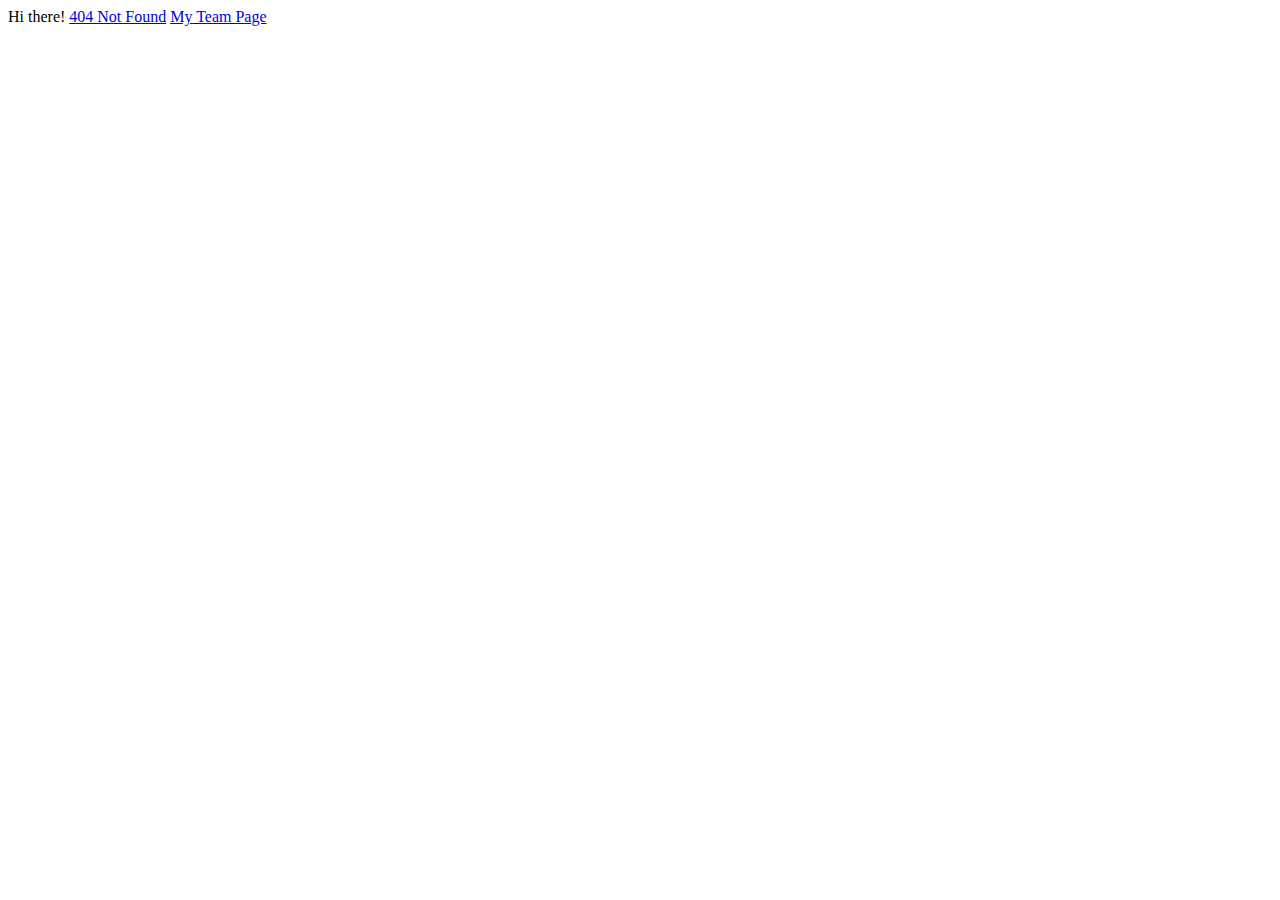
<file: index.html>
<!DOCTYPE html>
<html lang="en">
  <head>
    <meta charset="UTF-8" />
    <meta name="viewport" content="width=device-width, initial-scale=1.0" />
    <title>Devchallenges Challenges</title>
  </head>
  <body>
    Hi there!
    <a href="./404-not-found/index.html">404 Not Found</a>
    <a href="./my-team-page/index.html">My Team Page</a>
  </body>
</html>
</file>
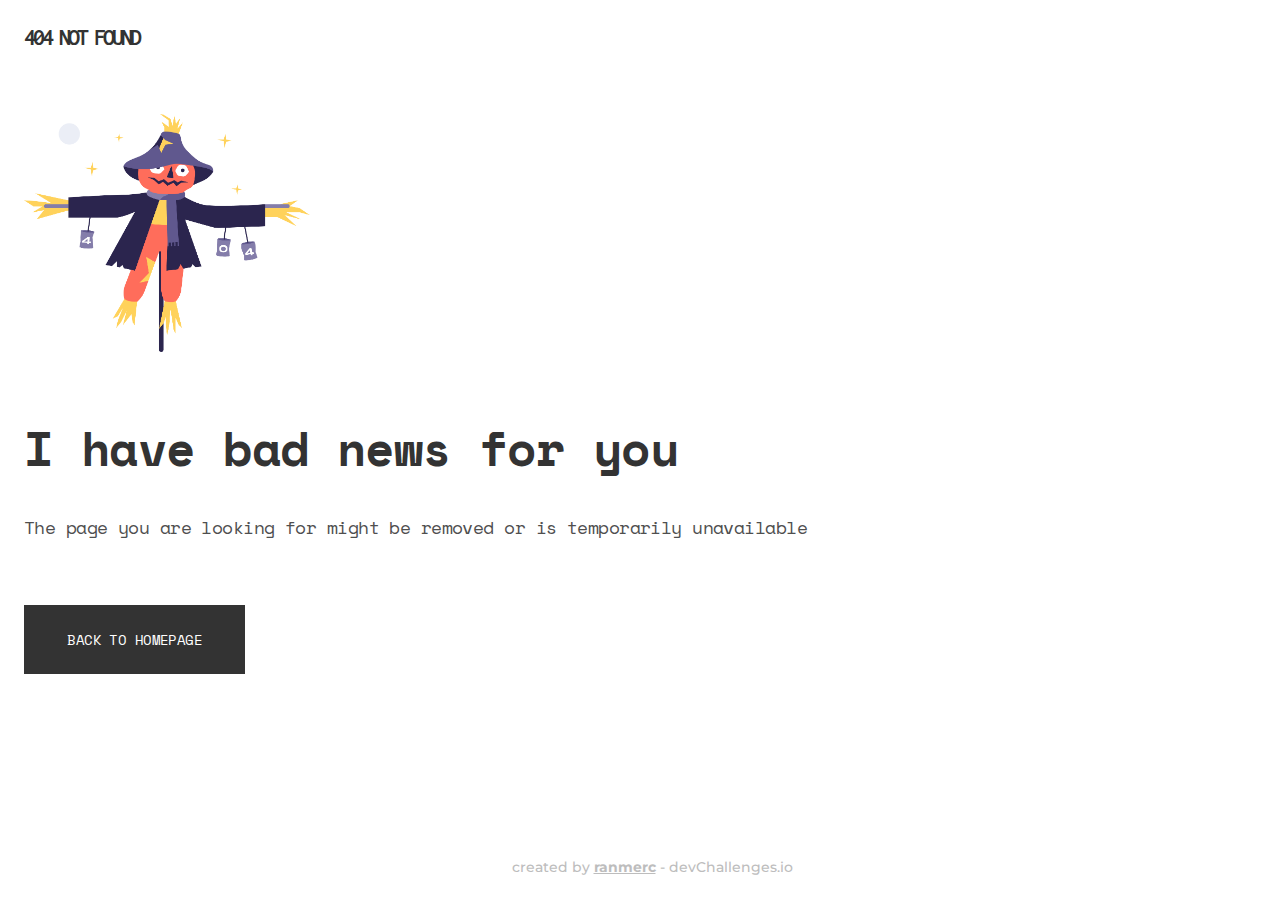
<file: 404-not-found/index.html>
<!DOCTYPE html>
<html lang="en">
  <head>
    <meta charset="utf-8" />
    <meta name="viewport" content="width=device-width, initial-scale=1" />

    <link rel="stylesheet" href="style.css" />
    <link rel="icon" href="devchallenges.png" />

    <title>404 Not Found Challenge</title>
  </head>
  <body>
    <header>
      <h3>404 NOT FOUND</h3>
    </header>
    <main>
      <div>
        <img src="./Scarecrow.png" alt="Cartoon Scarecrow" />
      </div>
      <section>
        <h1>I have bad news for you</h1>
        <p>
          The page you are looking for might be removed or is temporarily
          unavailable
        </p>
        <a href="#">BACK TO HOMEPAGE</a>
      </section>
    </main>
    <footer>
      <p>
        created by
        <a href="https://devchallenges.io/portfolio/ranmerc">ranmerc</a> -
        devChallenges.io
      </p>
    </footer>
  </body>
</html>
</file>
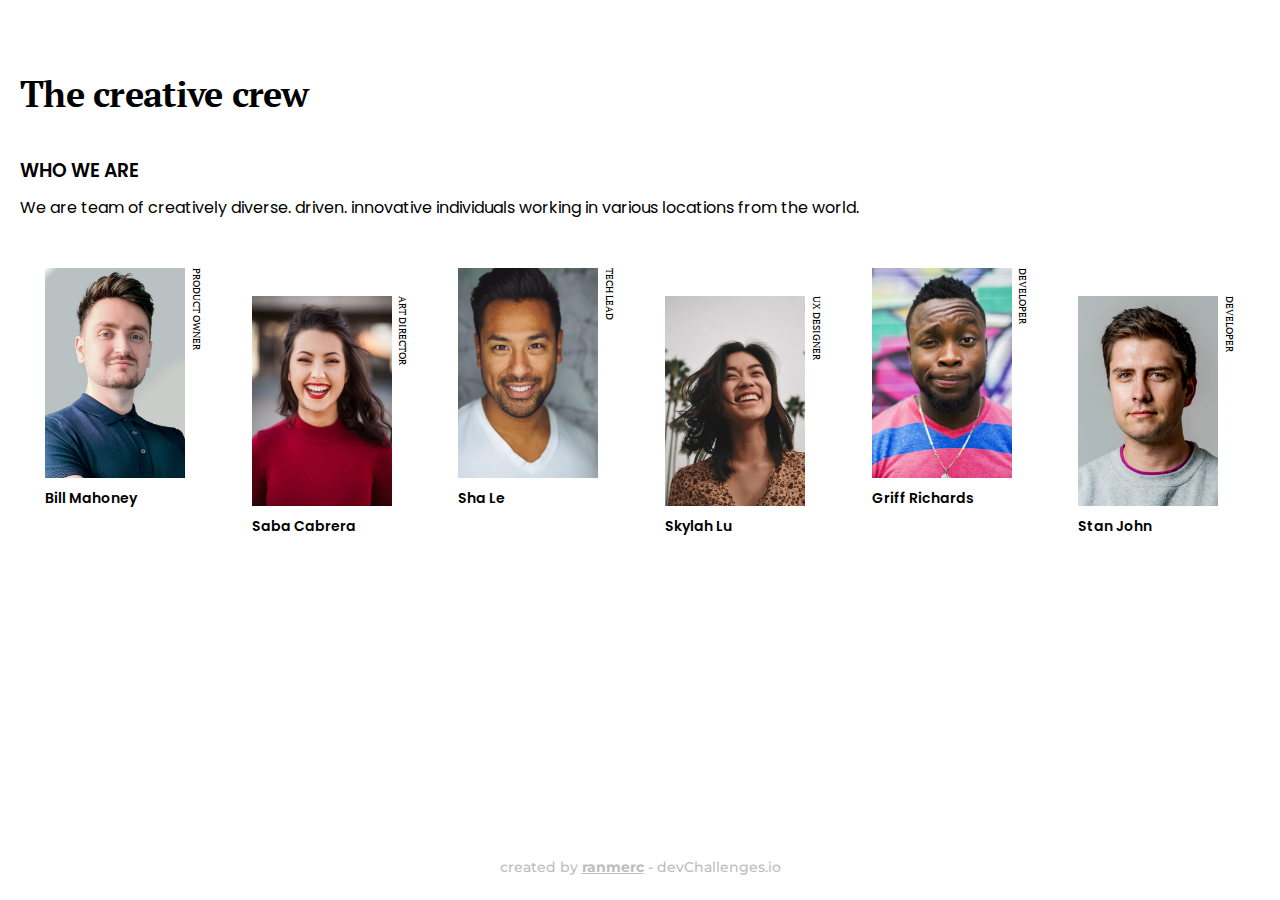
<file: my-team-page/index.html>
<!DOCTYPE html>
<html lang="en">
  <head>
    <meta charset="utf-8" />
    <meta name="viewport" content="width=device-width, initial-scale=1" />

    <link rel="stylesheet" href="style.css" />
    <link rel="icon" href="devchallenges.png" />

    <title>My Team Page Challenge</title>
  </head>
  <body>
    <main>
      <div>
        <h1>The creative crew</h1>
        <div>
          <h3>WHO WE ARE</h3>
          <p>
            We are team of creatively diverse. driven. innovative individuals
            working in various locations from the world.
          </p>
        </div>
      </div>
      <figure>
        <figcaption class="visually-hidden">List of Team Members</figcaption>
        <ul>
          <li>
            <figure>
              <img src="./photo1.png" alt="Bill Mahoney - Product Owner" />
              <figcaption>
                <div>Bill Mahoney</div>
                <div>PRODUCT OWNER</div>
              </figcaption>
            </figure>
          </li>
          <li>
            <figure>
              <img src="./photo2.png" alt="Saba Cabrera - Art director" />
              <figcaption>
                <div>Saba Cabrera</div>
                <div>ART DIRECTOR</div>
              </figcaption>
            </figure>
          </li>
          <li>
            <figure>
              <img src="./photo3.png" alt="Sha Le - Tech Lead" />
              <figcaption>
                <div>Sha Le</div>
                <div>TECH LEAD</div>
              </figcaption>
            </figure>
          </li>
          <li>
            <figure>
              <img src="./photo4.png" alt="Skylah Lu - UX Designer" />
              <figcaption>
                <div>Skylah Lu</div>
                <div>UX DESIGNER</div>
              </figcaption>
            </figure>
          </li>
          <li>
            <figure>
              <img src="./photo5.png" alt="Griff Richards - Developer" />
              <figcaption>
                <div>Griff Richards</div>
                <div>DEVELOPER</div>
              </figcaption>
            </figure>
          </li>
          <li>
            <figure>
              <img src="./photo6.png" alt="Stan John - Developer" />
              <figcaption>
                <div>Stan John</div>
                <div>DEVELOPER</div>
              </figcaption>
            </figure>
          </li>
        </ul>
      </figure>
    </main>
    <footer>
      <p>
        created by
        <a href="https://devchallenges.io/portfolio/ranmerc">ranmerc</a> -
        devChallenges.io
      </p>
    </footer>
  </body>
</html>
</file>
<file: 404-not-found/style.css>
@import url('https://fonts.googleapis.com/css2?family=Inconsolata:wght@700&family=Montserrat:wght@500;700&family=Space+Mono:wght@400;700&display=swap');

* {
  margin: 0;
  padding: 0;
  box-sizing: border-box;
}

body {
  min-height: calc(100vh - 3rem);
  margin: 1.5rem;
  display: grid;
  grid-template-rows: min-content 1fr min-content;
}

header > h3 {
  font-family: Inconsolata, serif;
  font-weight: 700;
  font-size: 1.5rem;
  color: #333333;
  letter-spacing: -0.2rem;
}

main {
  margin-top: 4rem;
  display: grid;
  grid-template-rows: min-content 1fr;
}

main > div {
  width: calc(100vw - 3rem);
  display: grid;
  justify-content: center;
  height: fit-content;
}

main > div > img {
  width: 286px;
  height: 238px;
}

main > section {
  margin-top: 3.75rem;
  font-family: 'Space Mono', monospace;
  letter-spacing: -0.035rem;
  overflow: visible;
}

main > section > h1 {
  width: calc(100vw - 1.5rem);
  font-weight: 700;
  font-size: 3rem;
  color: #333333;
  line-height: 4.5rem;
}

main > section > p {
  margin-top: 1.875rem;
  font-weight: 400;
  font-size: 1.125rem;
  color: #4f4f4f;
  line-height: 1.7rem;
}

main > section > a {
  display: block;
  margin-top: 4rem;
  background-color: #333333;
  color: white;
  width: fit-content;
  padding: 1.5rem 2.7rem;
  font-size: 0.875rem;
  text-decoration: none;
}

main > section > a:hover,
main > section > a:focus {
  color: #333333;
  background-color: white;
  outline: 3px solid #333333;
}

footer {
  margin-top: 3rem;
  width: calc(100vw - 3rem);
}

footer > p {
  text-align: center;
  font-family: 'Montserrat', sans-serif;
  font-weight: 500;
  color: #bdbdbd;
  font-size: 0.9rem;
}

footer > p > a {
  color: inherit;
  font-weight: 700;
}

footer > p > a:focus,
footer > p > a:hover {
  outline: 2px solid #333333;
}

@media screen and (min-width: 820px) and (max-width: 1350px) {
  main > div {
    justify-content: start;
  }

  footer {
    width: 100%;
  }
}

@media screen and (min-width: 1350px) {
  body {
    display: grid;
    grid-template-rows: min-content 1fr;
    min-height: calc(100vh - 4rem);
    margin: 2.5rem 7.5rem 1.5rem 4.8rem;
  }

  main {
    display: flex;
    column-gap: 7.3rem;
    margin: 0;
    align-self: center;
  }

  main > div {
    width: auto;
  }

  main > div > img {
    width: 540px;
    height: 448px;
  }

  main > section {
    margin: 0;
  }

  main > section > h1 {
    width: 100%;
    font-size: 4rem;
    line-height: 5.9rem;
  }

  main > section > p {
    width: 65%;
    font-size: 1.5rem;
    line-height: 2.25rem;
  }

  footer {
    width: 100%;
    position: static;
    margin-top: 9rem;
  }
}
</file>
<file: my-team-page/style.css>
@import url('https://fonts.googleapis.com/css2?family=Montserrat:wght@500;700&family=PT+Serif:wght@400;700&family=Poppins:wght@400;600&display=swap');

* {
  margin: 0;
  padding: 0;
  box-sizing: border-box;
}

ul {
  list-style: none;
}

img {
  max-width: 100%;
  display: block;
}

.visually-hidden {
  clip: rect(0 0 0 0);
  clip-path: inset(50%);
  height: 1px;
  overflow: hidden;
  position: absolute;
  white-space: nowrap;
  width: 1px;
}

body {
  min-height: calc(100vh - 4.375rem - 1.5rem);
  margin: 4.375rem 1.25rem 1.5rem;
  display: grid;
  grid-template-rows: 1fr min-content;
}

main {
  display: flex;
  flex-direction: column;
  row-gap: 3rem;
}

main > div {
  display: grid;
  row-gap: 2.375rem;
}

main > div > h1 {
  font-family: 'PT Serif', serif;
  font-weight: 700;
  font-size: 2.25rem;
  line-height: 3rem;
  letter-spacing: -0.045rem;
}

main > div > div {
  display: grid;
  row-gap: 0.625rem;
  font-family: 'Poppins', sans-serif;
}

main > div > div > h3 {
  font-weight: 600;
}

main > div > div > p {
  font-weight: 400;
}

main > figure > ul {
  display: flex;
  justify-content: space-around;
  flex-wrap: wrap;
  row-gap: 4rem;
}

figure > ul > li:nth-of-type(2n) {
  position: relative;
  top: 1.75rem;
}

li {
  position: relative;
  width: 9.8rem;
}

li > figure > figcaption > div:nth-of-type(1) {
  margin-top: 0.625rem;
  font-family: 'Poppins', sans-serif;
  font-weight: 600;
  font-size: 0.875rem;
  line-height: 1.3125rem;
}

li > figure > figcaption > div:nth-of-type(2) {
  position: absolute;
  top: 0;
  right: 0;
  font-family: 'PT Serif', serif;
  font-weight: 400;
  writing-mode: vertical-lr;
  font-size: 0.625rem;
  line-height: 0.8rem;
}

li > figure > img {
  width: 8.75rem;
  height: 13.125rem;
}

footer {
  margin-top: 4rem;
}

footer > p {
  text-align: center;
  font-family: 'Montserrat', sans-serif;
  font-weight: 500;
  color: #bdbdbd;
  font-size: 0.9rem;
}

footer > p > a {
  color: inherit;
  font-weight: 700;
}

footer > p > a:focus,
footer > p > a:hover {
  outline: 2px solid #333333;
}

@media screen and (min-width: 1300px) {
  body {
    min-height: calc(100vh - 8.375rem);
    margin: 6.875rem 17.2rem 1.5rem 15rem;
  }

  main {
    row-gap: 6rem;
  }

  main > div {
    display: flex;
    column-gap: 15rem;
  }

  main > div > h1 {
    margin-top: 0.2rem;
    white-space: nowrap;
  }

  main > figure > ul {
    display: grid;
    grid-template-columns: repeat(3, 1fr);
  }

  li {
    width: 15.8rem;
  }

  li > figure > img {
    width: 14.2rem;
    height: 21.3rem;
  }

  figure > ul > li:nth-of-type(2n) {
    top: 0;
  }

  figure > ul > li:nth-of-type(2),
  figure > ul > li:nth-of-type(5) {
    top: 6.25rem;
  }

  li > figure > figcaption > div:nth-of-type(1) {
    margin-top: 1rem;
    font-size: 1.125rem;
    line-height: 1.6875rem;
  }

  li > figure > figcaption > div:nth-of-type(2) {
    font-size: 0.75rem;
    line-height: 1rem;
  }

  footer {
    margin-top: 8.5rem;
  }
}

@media screen and (min-width: 1800px) {
  main {
    width: 75%;
    margin: 0 auto;
  }
}
</file>
